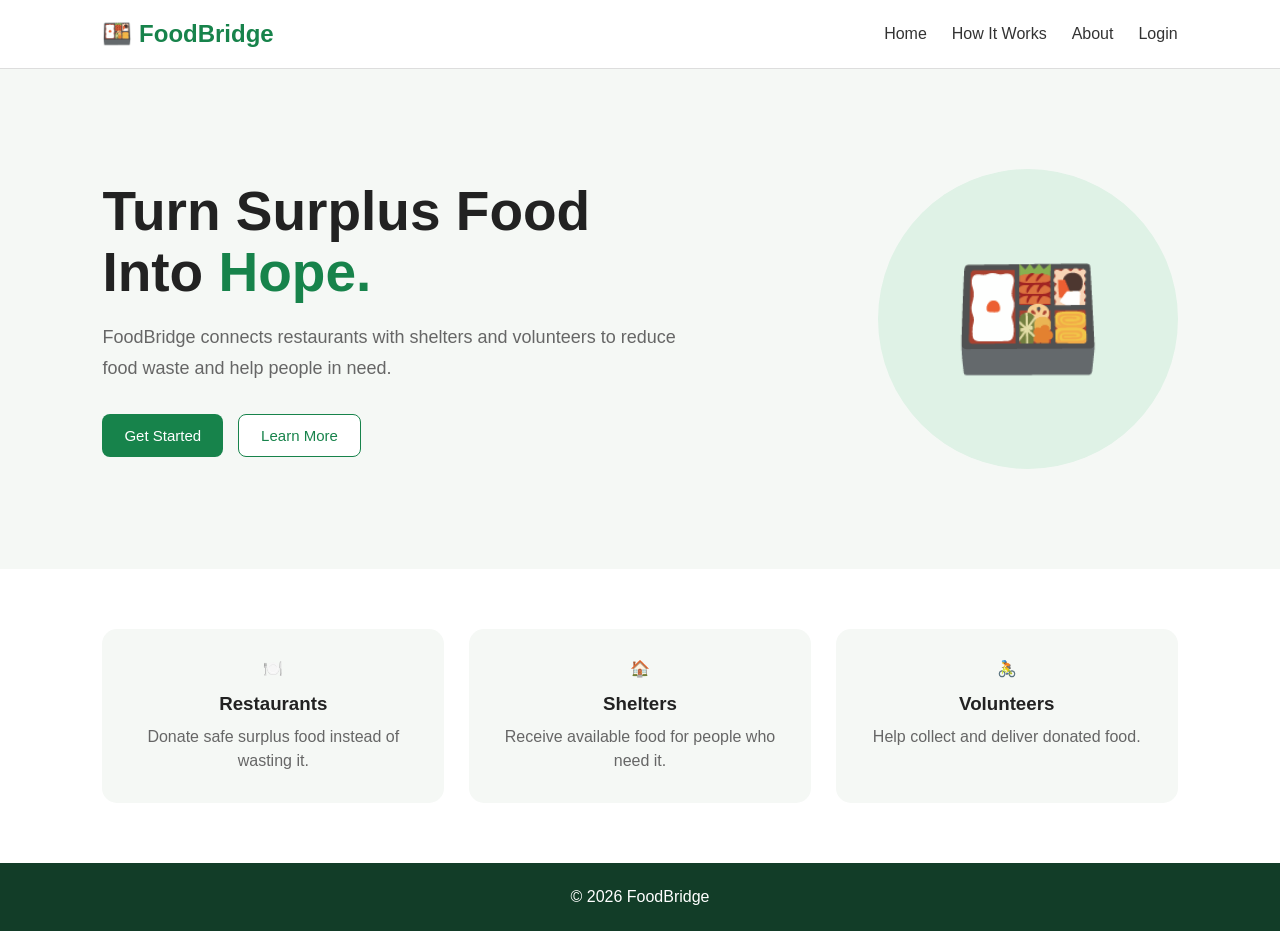
<file: index.html>
<!DOCTYPE html>
<html lang="en">

<head>

    <meta charset="UTF-8">

    <meta name="viewport"
          content="width=device-width, initial-scale=1.0">

    <title>FoodBridge</title>

    <link rel="stylesheet"
          href="style.css">

</head>

<body>

    <header>

        <div class="logo">
            🍱 FoodBridge
        </div>

        <nav>

            <a href="#">Home</a>
            <a href="#">How It Works</a>
            <a href="#">About</a>

            <a href="login.html" class="login-button">
    Login
            </a>

        </nav>

    </header>


    <main>

        <section class="hero">

            <div class="hero-text">

                <h1>
                    Turn Surplus Food
                    Into <span>Hope.</span>
                </h1>

                <p>
                    FoodBridge connects restaurants
                    with shelters and volunteers to
                    reduce food waste and help people
                    in need.
                </p>

                <div class="buttons">

                    <button onclick="alert('BUTTON WORKS')">
    Get Started
                    </button>
                    <button class="secondary">

                        Learn More

                    </button>

                </div>

            </div>


            <div class="hero-image">

                🍱

            </div>

        </section>


        <section class="features">

            <div class="feature">

                🍽️

                <h3>
                    Restaurants
                </h3>

                <p>
                    Donate safe surplus food
                    instead of wasting it.
                </p>

            </div>


            <div class="feature">

                🏠

                <h3>
                    Shelters
                </h3>

                <p>
                    Receive available food
                    for people who need it.
                </p>

            </div>


            <div class="feature">

                🚴

                <h3>
                    Volunteers
                </h3>

                <p>
                    Help collect and deliver
                    donated food.
                </p>

            </div>

        </section>

    </main>


    <footer>

        <p>
            © 2026 FoodBridge
        </p>

    </footer>


    <script src="./script.js?v=11"></script>
</body>

</html>
</file>
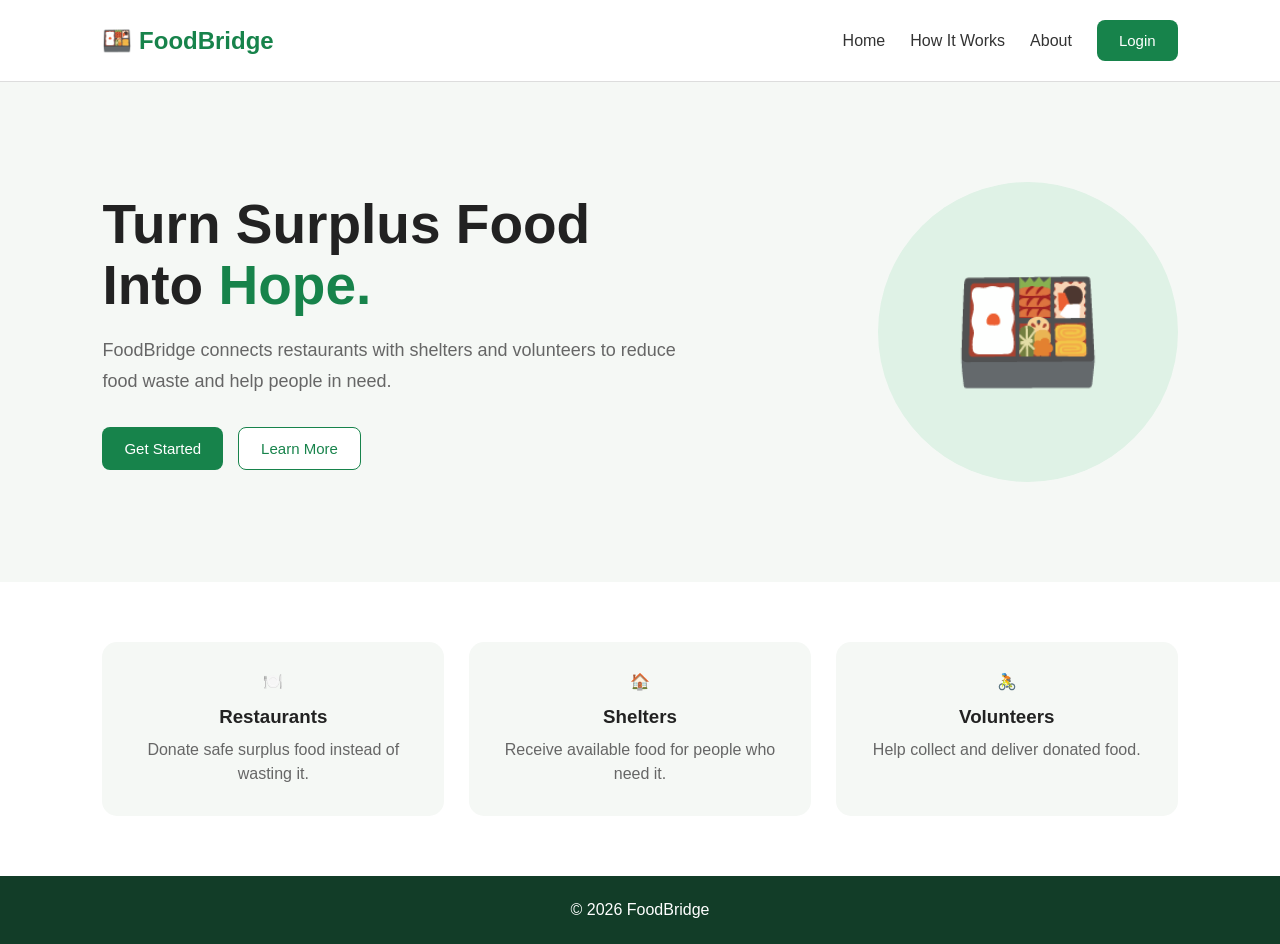
<file: Index.html>
<!DOCTYPE html>
<html lang="en">

<head>

    <meta charset="UTF-8">

    <meta name="viewport"
          content="width=device-width, initial-scale=1.0">

    <title>FoodBridge</title>

    <link rel="stylesheet"
          href="style.css">

</head>

<body>

    <header>

        <div class="logo">
            🍱 FoodBridge
        </div>

        <nav>

            <a href="#">Home</a>
            <a href="#">How It Works</a>
            <a href="#">About</a>

            <button>
                Login
            </button>

        </nav>

    </header>


    <main>

        <section class="hero">

            <div class="hero-text">

                <h1>
                    Turn Surplus Food
                    Into <span>Hope.</span>
                </h1>

                <p>
                    FoodBridge connects restaurants
                    with shelters and volunteers to
                    reduce food waste and help people
                    in need.
                </p>

                <div class="buttons">

                    <button
                        onclick="getStarted()">

                        Get Started

                    </button>

                    <button class="secondary">

                        Learn More

                    </button>

                </div>

            </div>


            <div class="hero-image">

                🍱

            </div>

        </section>


        <section class="features">

            <div class="feature">

                🍽️

                <h3>
                    Restaurants
                </h3>

                <p>
                    Donate safe surplus food
                    instead of wasting it.
                </p>

            </div>


            <div class="feature">

                🏠

                <h3>
                    Shelters
                </h3>

                <p>
                    Receive available food
                    for people who need it.
                </p>

            </div>


            <div class="feature">

                🚴

                <h3>
                    Volunteers
                </h3>

                <p>
                    Help collect and deliver
                    donated food.
                </p>

            </div>

        </section>

    </main>


    <footer>

        <p>
            © 2026 FoodBridge
        </p>

    </footer>


    <script src="script.js"></script>

</body>

</html>
</file>
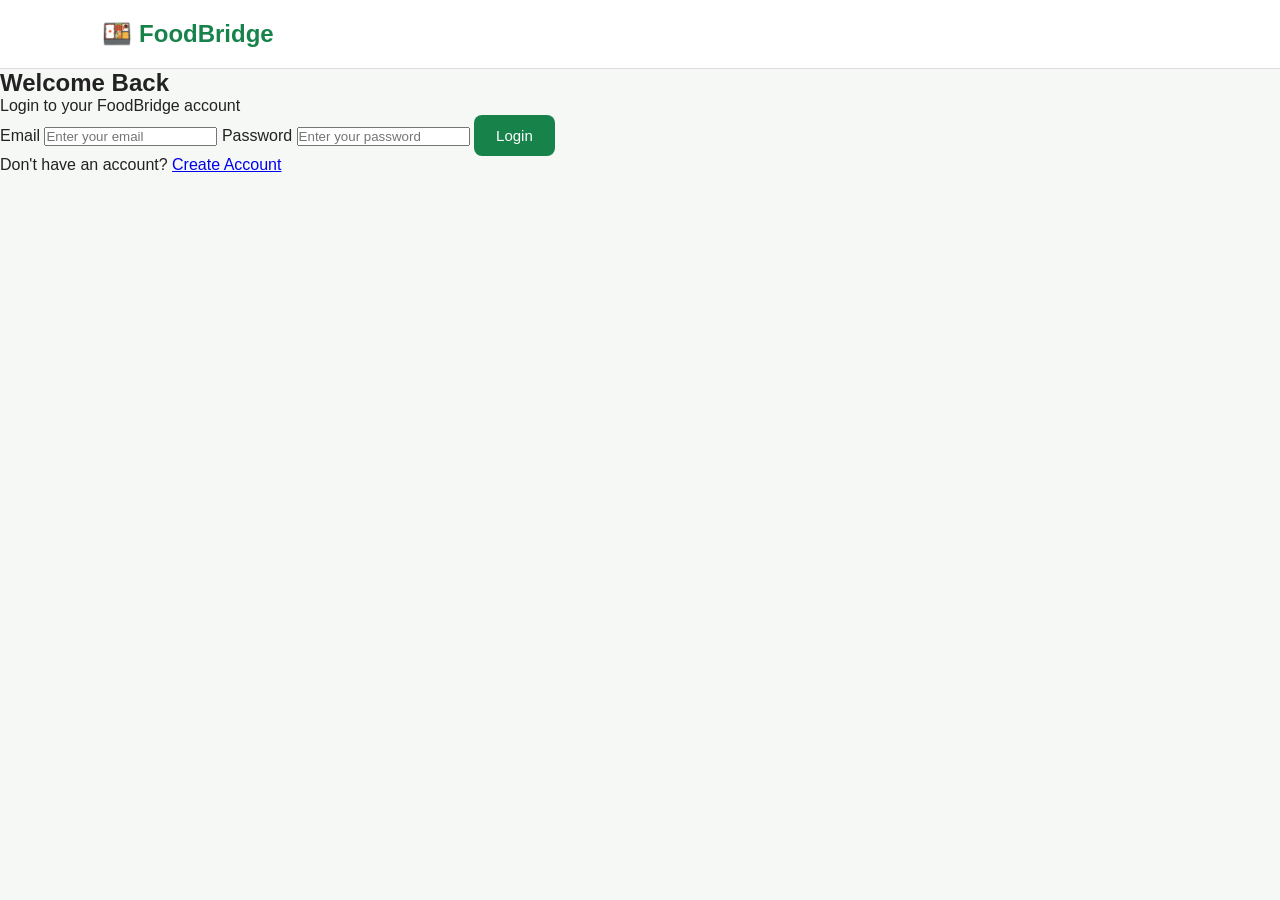
<file: login.html>
<!DOCTYPE html>
<html lang="en">

<head>

    <meta charset="UTF-8">

    <meta name="viewport"
          content="width=device-width, initial-scale=1.0">

    <title>Login - FoodBridge</title>

    <link rel="stylesheet"
          href="style.css">

</head>

<body>

    <header>

        <div class="logo">
            🍱 FoodBridge
        </div>

    </header>


    <main>

        <section class="login-container">

            <h1>
                Welcome Back
            </h1>

            <p>
                Login to your FoodBridge account
            </p>


            <form id="loginForm">

                <label>
                    Email
                </label>

                <input
                    type="email"
                    id="email"
                    placeholder="Enter your email"
                    required
                >


                <label>
                    Password
                </label>

                <input
                    type="password"
                    id="password"
                    placeholder="Enter your password"
                    required
                >


                <button type="submit">
                    Login
                </button>

            </form>


            <p class="register-text">

                Don't have an account?

                <a href="register.html">
                    Create Account
                </a>

            </p>

        </section>

    </main>

</body>

</html>
</file>
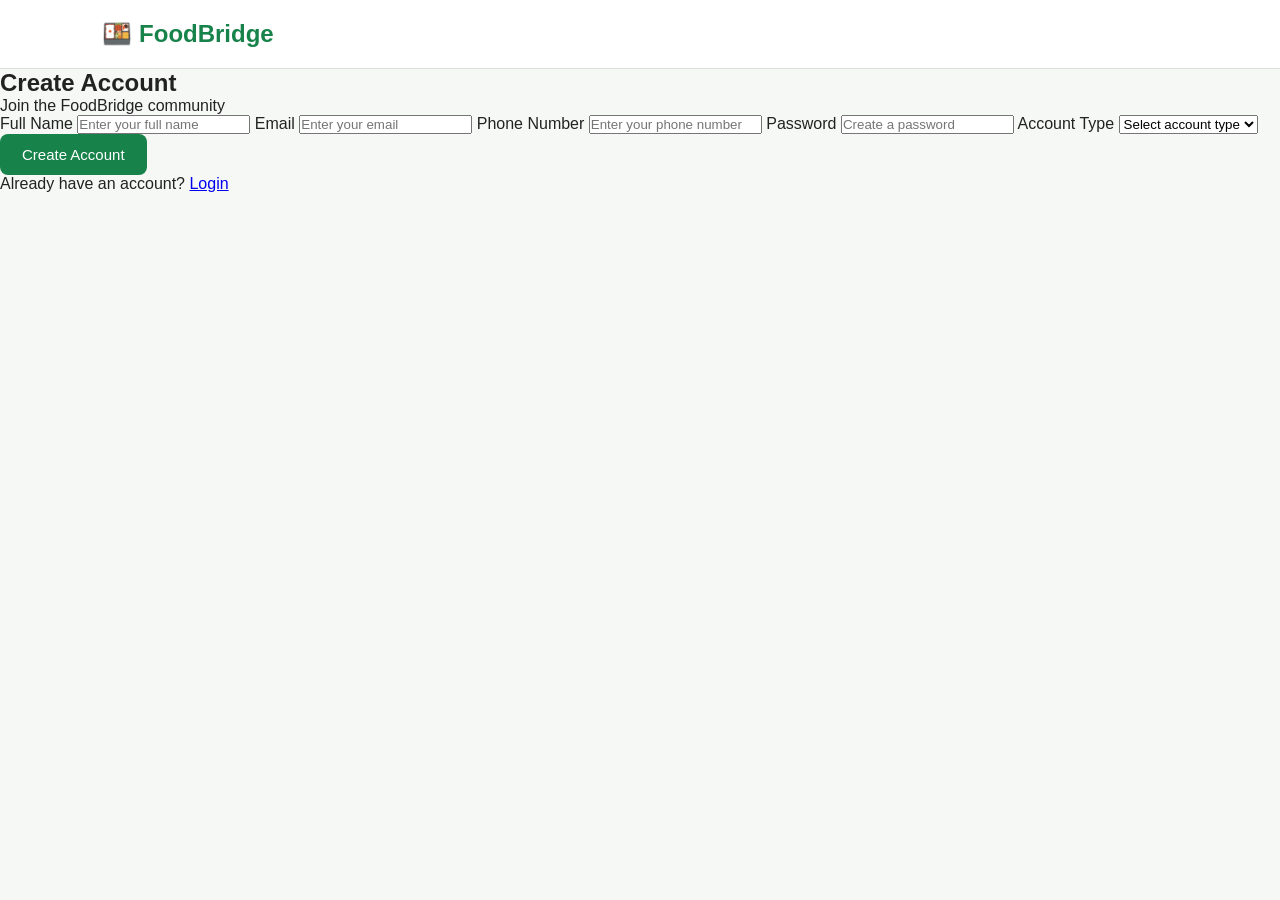
<file: register.html>
<!DOCTYPE html>
<html lang="en">

<head>

    <meta charset="UTF-8">

    <meta name="viewport"
          content="width=device-width, initial-scale=1.0">

    <title>Create Account - FoodBridge</title>

    <link rel="stylesheet"
          href="style.css">

</head>

<body>

    <header>

        <div class="logo">
            🍱 FoodBridge
        </div>

    </header>


    <main>

        <section class="login-container">

            <h1>
                Create Account
            </h1>

            <p>
                Join the FoodBridge community
            </p>


            <form id="registerForm">


                <label>
                    Full Name
                </label>

                <input
                    type="text"
                    id="name"
                    placeholder="Enter your full name"
                    required
                >


                <label>
                    Email
                </label>

                <input
                    type="email"
                    id="registerEmail"
                    placeholder="Enter your email"
                    required
                >


                <label>
                    Phone Number
                </label>

                <input
                    type="tel"
                    id="phone"
                    placeholder="Enter your phone number"
                    required
                >


                <label>
                    Password
                </label>

                <input
                    type="password"
                    id="registerPassword"
                    placeholder="Create a password"
                    required
                >


                <label>
                    Account Type
                </label>

                <select id="role" required>

                    <option value="">
                        Select account type
                    </option>

                    <option value="restaurant">
                        🍽️ Restaurant
                    </option>

                    <option value="shelter">
                        🏠 Shelter / NGO
                    </option>

                    <option value="volunteer">
                        🚴 Volunteer
                    </option>

                </select>


                <button type="submit">
                    Create Account
                </button>


            </form>


            <p class="register-text">

                Already have an account?

                <a href="login.html">
                    Login
                </a>

            </p>


        </section>

    </main>

</body>

</html>
</file>
<file: style.css>
* {
    margin: 0;
    padding: 0;
    box-sizing: border-box;
}


body {

    font-family: Arial, sans-serif;

    background: #f5f8f5;

    color: #222;

}


/* HEADER */

header {

    display: flex;

    justify-content: space-between;

    align-items: center;

    padding: 20px 8%;

    background: white;

    border-bottom: 1px solid #ddd;

}


.logo {

    font-size: 24px;

    font-weight: bold;

    color: #17834b;

}


nav {

    display: flex;

    align-items: center;

    gap: 25px;

}


nav a {

    text-decoration: none;

    color: #333;

}


button {

    border: none;

    padding: 12px 22px;

    border-radius: 8px;

    background: #17834b;

    color: white;

    font-size: 15px;

}


/* HERO */

.hero {

    min-height: 500px;

    display: flex;

    align-items: center;

    justify-content: space-between;

    padding: 70px 8%;

}


.hero-text {

    max-width: 600px;

}


.hero h1 {

    font-size: 55px;

    line-height: 1.1;

    margin-bottom: 20px;

}


.hero h1 span {

    color: #17834b;

}


.hero p {

    font-size: 18px;

    line-height: 1.7;

    color: #666;

    margin-bottom: 30px;

}


.buttons {

    display: flex;

    gap: 15px;

}


.secondary {

    background: white;

    color: #17834b;

    border: 1px solid #17834b;

}


.hero-image {

    width: 300px;

    height: 300px;

    border-radius: 50%;

    background: #dff2e6;

    display: flex;

    align-items: center;

    justify-content: center;

    font-size: 120px;

}


/* FEATURES */

.features {

    display: flex;

    gap: 25px;

    padding: 60px 8%;

    background: white;

}


.feature {

    flex: 1;

    padding: 30px;

    border-radius: 15px;

    background: #f5f8f5;

    text-align: center;

}


.feature h3 {

    margin: 15px 0 10px;

}


.feature p {

    color: #666;

    line-height: 1.5;

}


/* FOOTER */

footer {

    padding: 25px;

    text-align: center;

    background: #123d28;

    color: white;

}


/* MOBILE */

@media(max-width: 700px) {

    header {

        flex-direction: column;

        gap: 15px;

    }


    nav {

        gap: 12px;

        flex-wrap: wrap;

        justify-content: center;

    }


    .hero {

        flex-direction: column;

        text-align: center;

        gap: 40px;

    }


    .hero h1 {

        font-size: 38px;

    }


    .buttons {

        justify-content: center;

    }


    .features {

        flex-direction: column;

    }


    .hero-image {

        width: 220px;

        height: 220px;

        font-size: 90px;

    }
    .login-button {

    display: inline-block;

    background: #17834b;

    color: white;

    padding: 12px 22px;

    border-radius: 8px;

    font-size: 15px;

    text-decoration: none;

    }
/* LOGIN PAGE */

.login-container {

    max-width: 420px;

    margin: 70px auto;

    padding: 35px;

    background: white;

    border-radius: 15px;

    box-shadow: 0 5px 25px rgba(0,0,0,0.08);

}


.login-container h1 {

    text-align: center;

    margin-bottom: 10px;

}


.login-container > p {

    text-align: center;

    color: #666;

    margin-bottom: 25px;

}


.login-container form {

    display: flex;

    flex-direction: column;

    gap: 10px;

}


.login-container label {

    font-weight: bold;

    margin-top: 10px;

}


.login-container input {

    padding: 13px;

    border: 1px solid #ccc;

    border-radius: 8px;

    font-size: 15px;

}


.login-container button {

    margin-top: 15px;

    cursor: pointer;

}


.register-text {

    margin-top: 20px;

}


.register-text a {

    color: #17834b;

    font-weight: bold;

    text-decoration: none;

    }
    .login-container select {

    padding: 13px;

    border: 1px solid #ccc;

    border-radius: 8px;

    font-size: 15px;

    background: white;

    }
}
</file>
